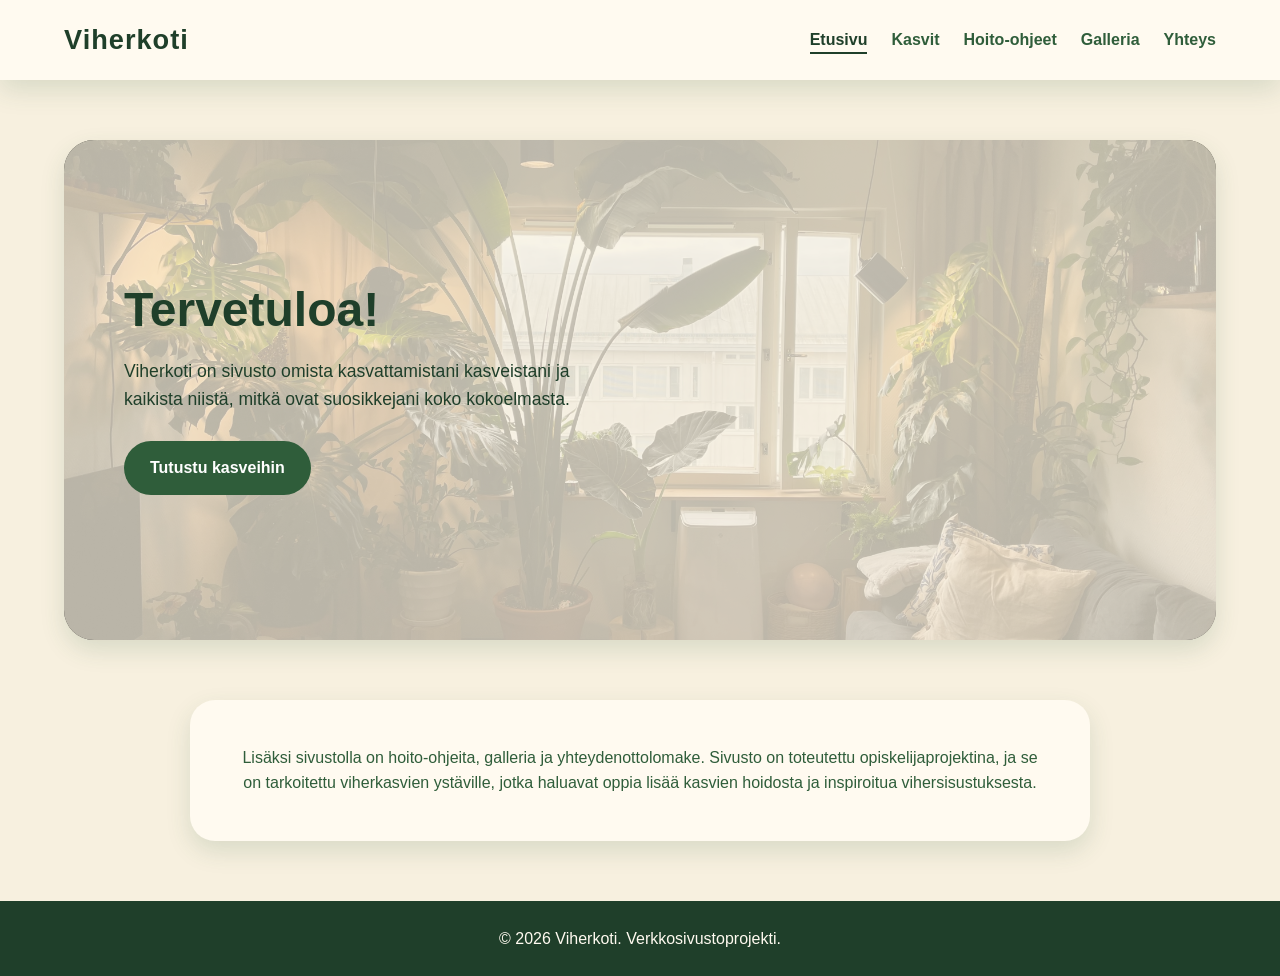
<file: Kasvisivusto/index.html>
<!DOCTYPE html>
<html lang="fi">
<head>
  <meta charset="UTF-8">
  <meta name="viewport" content="width=device-width, initial-scale=1.0">
  <title>Viherkasvien hoito-opas</title>
  <link rel="stylesheet" href="css/style.css">
</head>
<body class="index-page">

  <header class="site-header">
    <nav class="navbar">
  <a href="index.html" class="logo">Viherkoti</a>

  <input type="checkbox" id="menu-toggle" class="menu-checkbox">

  <label for="menu-toggle" class="hamburger">
    <span class="sr-only">Avaa valikko</span>
    <span></span>
    <span></span>
    <span></span>
  </label>

  <ul class="nav-links">
    <li><a href="index.html" class="active">Etusivu</a></li>
    <li><a href="kasvit.html">Kasvit</a></li>
    <li><a href="hoito.html">Hoito-ohjeet</a></li>
    <li><a href="galleria.html">Galleria</a></li>
    <li><a href="yhteys.html">Yhteys</a></li>
  </ul>
</nav>
  </header>

  <main>
    <section class="hero">
      <div class="hero-text">
        <h1>Tervetuloa!</h1>
        <p>
          Viherkoti on sivusto omista kasvattamistani kasveistani ja kaikista niistä, mitkä ovat suosikkejani koko kokoelmasta.
        </p>
        <a href="kasvit.html" class="button">Tutustu kasveihin</a>
      </div>

    </section>

     <div class="intro-section">
  <p>
    Lisäksi sivustolla on hoito-ohjeita, galleria ja yhteydenottolomake. Sivusto on toteutettu opiskelijaprojektina, ja se on tarkoitettu viherkasvien ystäville, jotka haluavat oppia lisää kasvien hoidosta ja inspiroitua vihersisustuksesta.
  </p>
</div>

  </main>

  <footer>
    <p>&copy; 2026 Viherkoti. Verkkosivustoprojekti.</p>
  </footer>

</body>
</html>
</file>
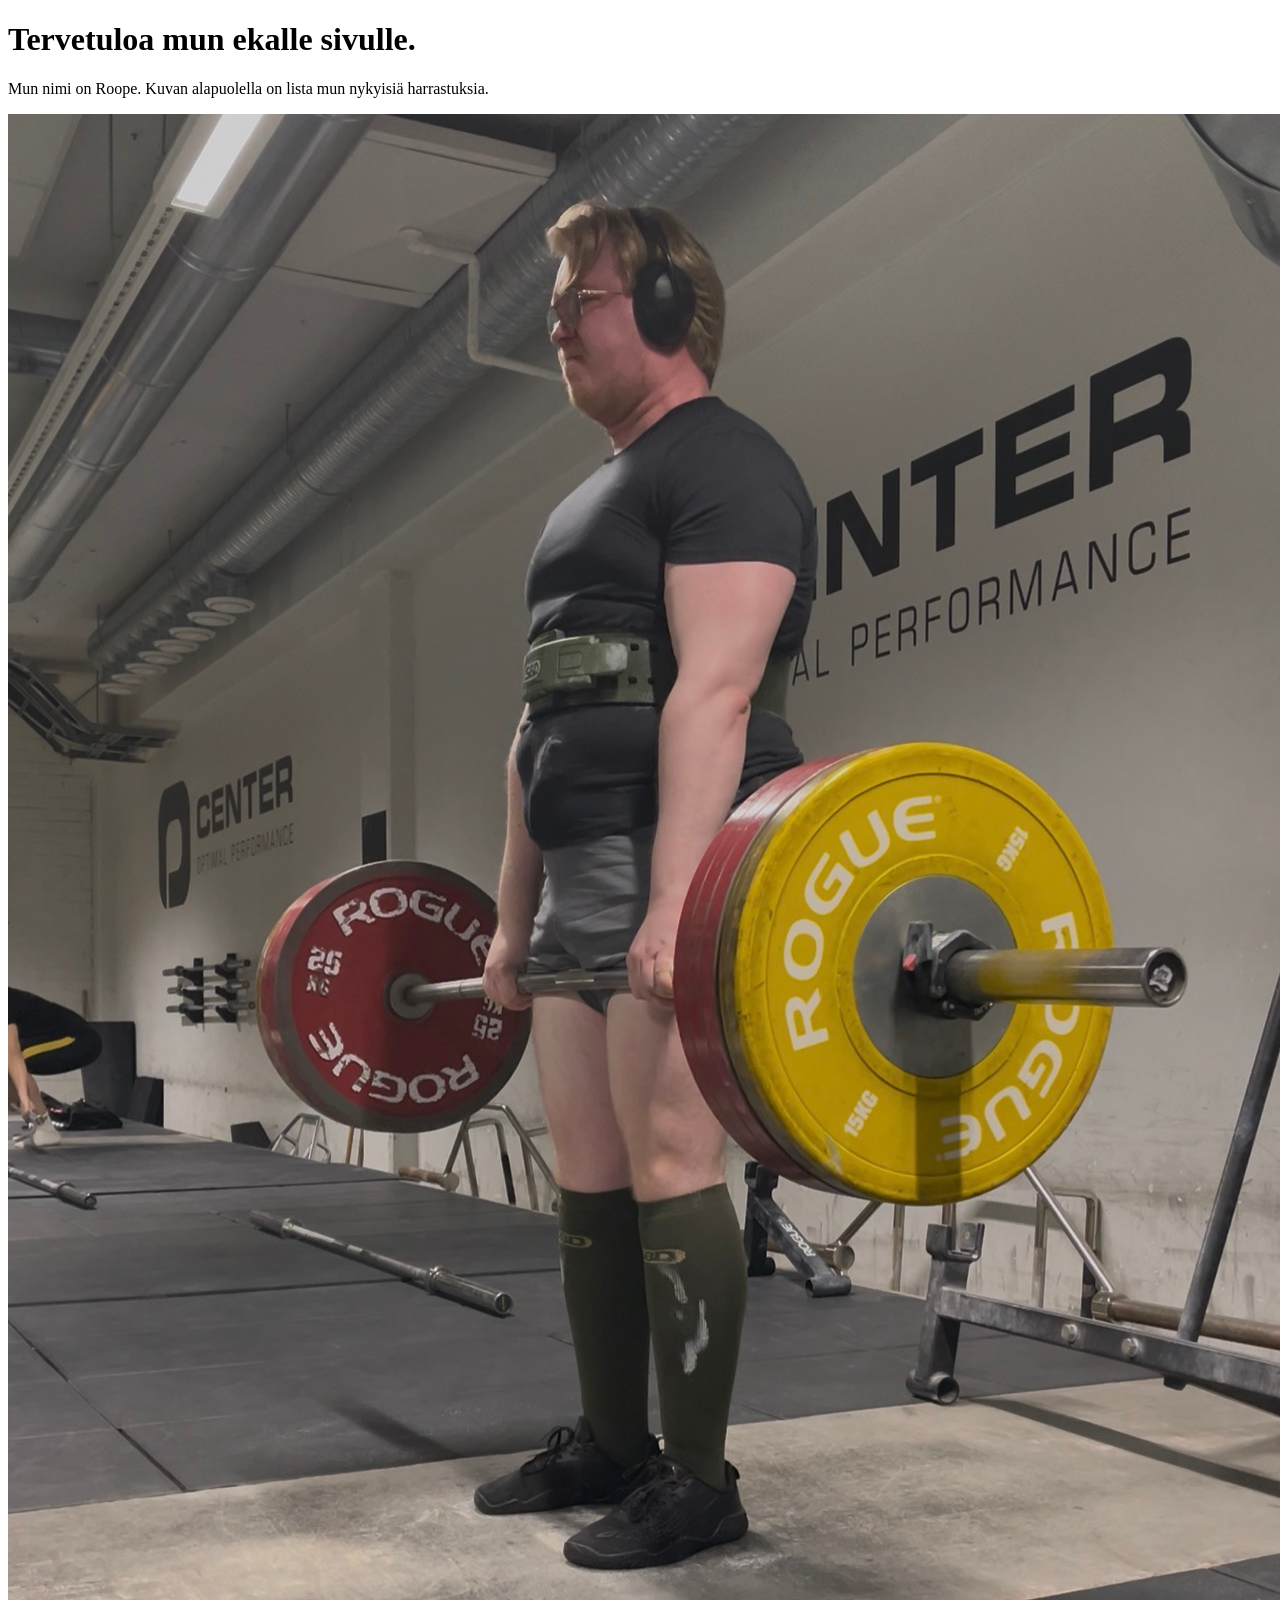
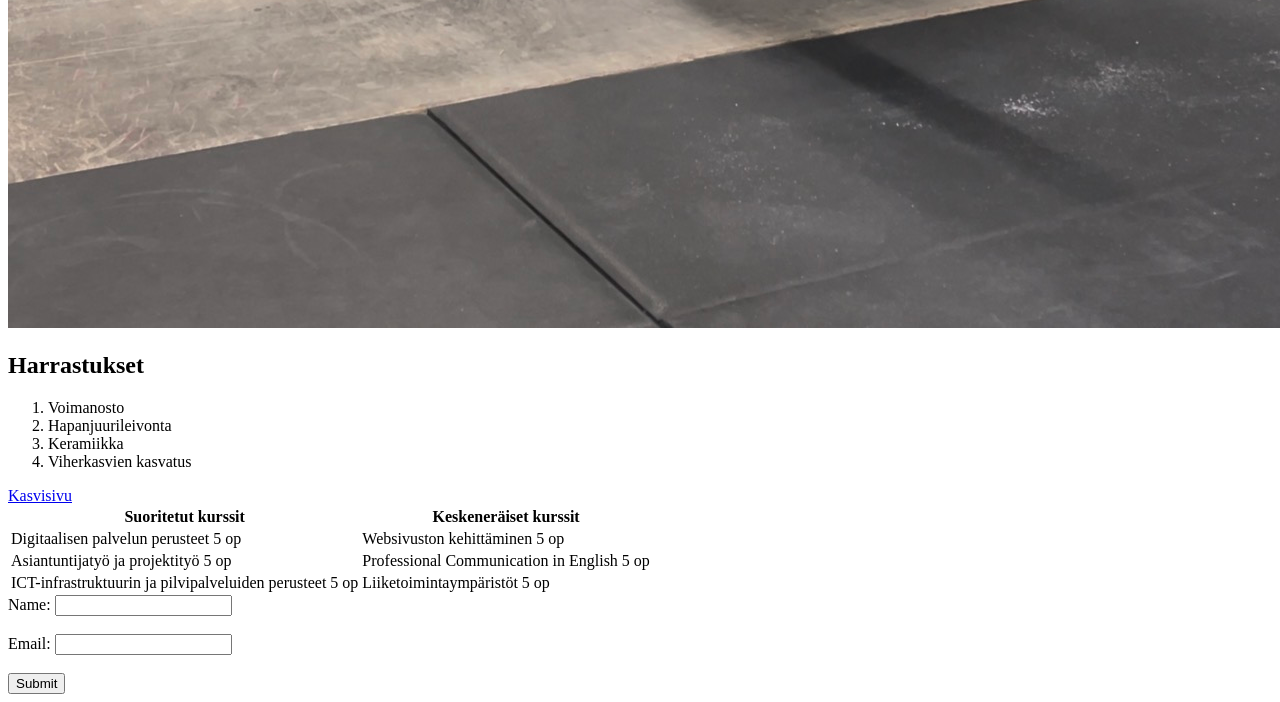
<file: WS01/index.html>
<!DOCTYPE html>
<html>

        <title>Ensimmäinen HTML Sivu</title>
    </head>
    <body>
        <h1>Tervetuloa mun ekalle sivulle.</h1>
        <p>Mun nimi on Roope. Kuvan alapuolella on lista mun nykyisiä harrastuksia.</p>
        <img src="./images/IMG_Mave.jpg" alt="Tässä kuvassa nostan ensimmäistä 	kertaa 200 kiloa maasta. :)">
	<h2>Harrastukset</h2>
    <ol>
        <li>Voimanosto</li>
        <li>Hapanjuurileivonta</li>
        <li>Keramiikka</li>
        <li>Viherkasvien kasvatus</li>
    </ol>
    <a href="https://plnts.com/en">Kasvisivu</a>
	<table>
    <tr>
        <th>Suoritetut kurssit</th>
        <th>Keskeneräiset kurssit</th>
    </tr>
    <tr>
        <td>Digitaalisen palvelun perusteet 5 op</td> 
        <td>Websivuston kehittäminen 5 op</td>
    </tr>
    <tr>
        <td>Asiantuntijatyö ja projektityö 5 op</td>
        <td>Professional Communication in English 5 op</td>
    </tr>
    <tr>
    	<td>ICT-infrastruktuurin ja pilvipalveluiden perusteet 5 op</td>
        <td>Liiketoimintaympäristöt 5 op</td>
    </table>
    <form>
    <label for="name">Name:</label>
    <input type="text" id="name" name="name"><br><br>
    <label for="email">Email:</label>
    <input type="email" id="email" name="email"><br><br>
    <input type="submit" value="Submit">
    </form>
</body></html>
</file>
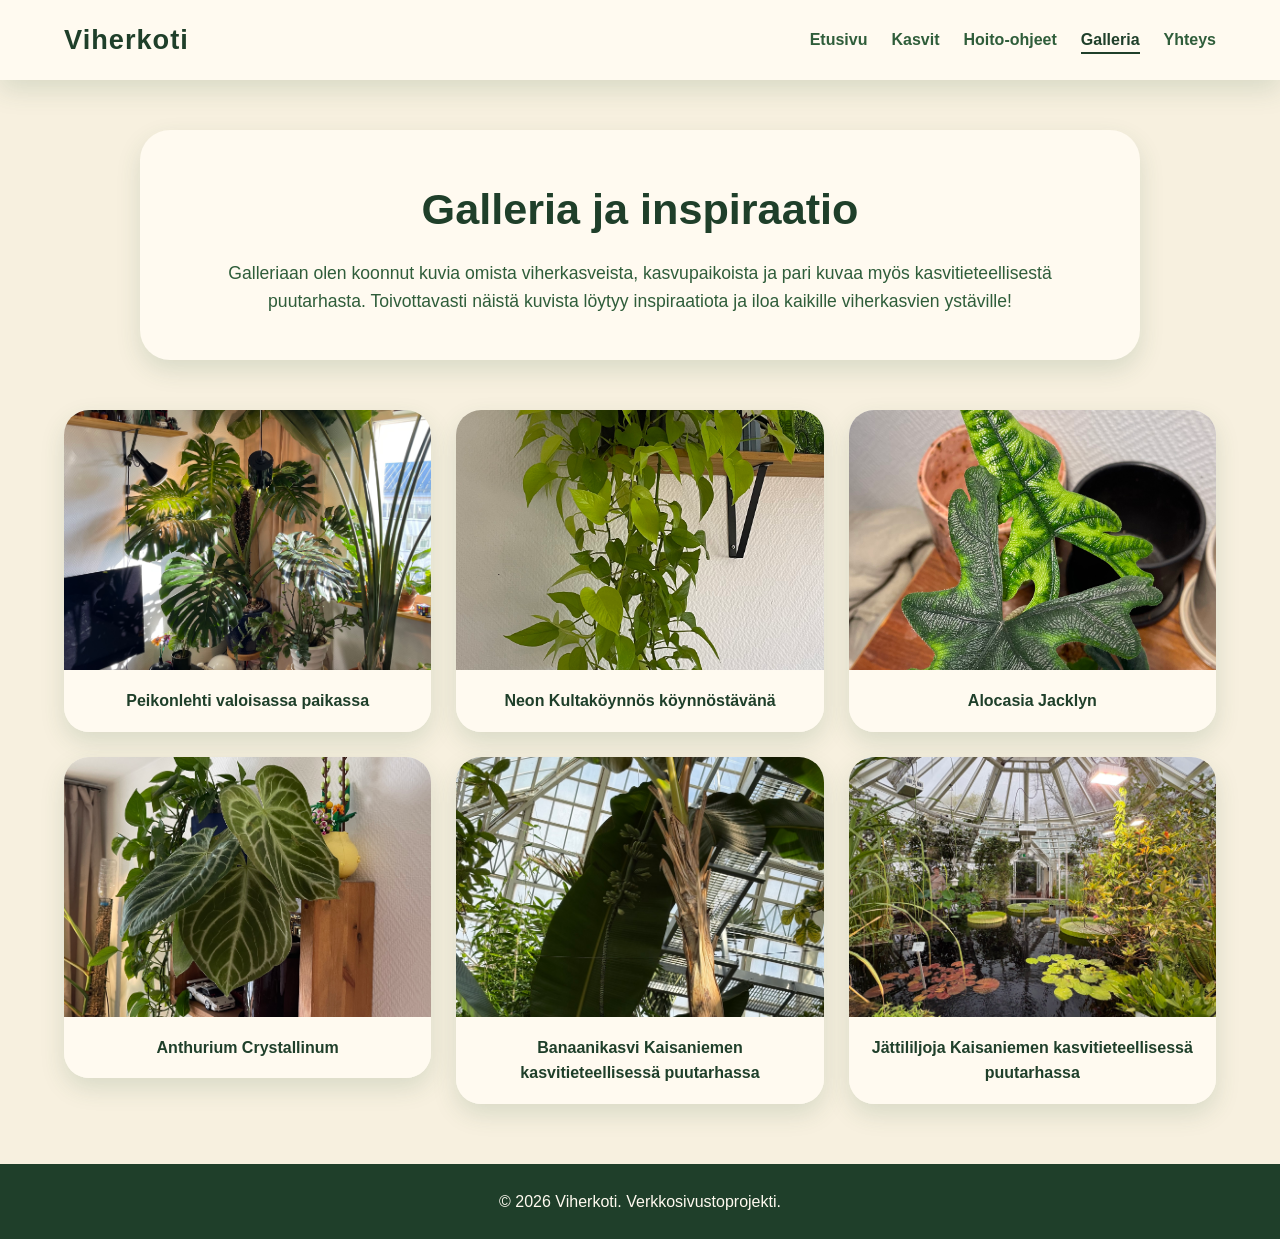
<file: Kasvisivusto/galleria.html>
<!DOCTYPE html>
<html lang="fi">
<head>
  <meta charset="UTF-8">
  <meta name="viewport" content="width=device-width, initial-scale=1.0">
  <title>Galleria | Viherkoti</title>
  <link rel="stylesheet" href="css/style.css">
</head>
<body>

  <header class="site-header">
    <nav class="navbar">
  <a href="index.html" class="logo">Viherkoti</a>

  <input type="checkbox" id="menu-toggle" class="menu-checkbox">

  <label for="menu-toggle" class="hamburger" aria-label="Avaa valikko">
    <span></span>
    <span></span>
    <span></span>
  </label>

  <ul class="nav-links">
    <li><a href="index.html">Etusivu</a></li>
    <li><a href="kasvit.html">Kasvit</a></li>
    <li><a href="hoito.html">Hoito-ohjeet</a></li>
    <li><a href="galleria.html" class="active">Galleria</a></li>
    <li><a href="yhteys.html">Yhteys</a></li>
  </ul>
</nav>
  </header>

  <main>
    <section class="page-hero">
      <h1>Galleria ja inspiraatio</h1>
      <p>
        Galleriaan olen koonnut kuvia omista viherkasveista, kasvupaikoista ja
        pari kuvaa myös kasvitieteellisestä puutarhasta. Toivottavasti näistä kuvista löytyy inspiraatiota ja iloa kaikille viherkasvien ystäville!
      </p>
    </section>

    <section class="gallery-grid">

      <a href="#kuva1" class="gallery-item">
        <figure>
          <img src="images/Olohuone.jpg" alt="Peikonlehti valoisassa olohuoneessa">
          <figcaption>Peikonlehti valoisassa paikassa</figcaption>
        </figure>
      </a>

      <a href="#kuva2" class="gallery-item">
        <figure>
          <img src="images/Neon.jpg" alt="Neon Kultaköynnös köynnöstävänä">
          <figcaption>Neon Kultaköynnös köynnöstävänä</figcaption>
        </figure>
      </a>

      <a href="#kuva3" class="gallery-item">
        <figure>
          <img src="images/Jacklyn.jpg" alt="Alocasia Jacklyn kuva">
          <figcaption>Alocasia Jacklyn</figcaption>
        </figure>
      </a>

      <a href="#kuva4" class="gallery-item">
        <figure>
          <img src="images/Anthurium.jpg" alt="Anthurium Crystallinum kuva">
          <figcaption>Anthurium Crystallinum</figcaption>
        </figure>
      </a>

      <a href="#kuva5" class="gallery-item">
        <figure>
          <img src="images/Banaani.jpg" alt="Banaanikasvi Kaisaniemen kasvitieteellisessä puutarhassa">
          <figcaption>Banaanikasvi Kaisaniemen kasvitieteellisessä puutarhassa</figcaption>
        </figure>
      </a>

      <a href="#kuva6" class="gallery-item">
        <figure>
          <img src="images/Liljat.jpg" alt="Jättililjoja Kaisaniemen kasvitieteellisessä puutarhassa">
          <figcaption>Jättililjoja Kaisaniemen kasvitieteellisessä puutarhassa</figcaption>
        </figure>
      </a>

    </section>

    <section id="kuva1" class="image-modal">
      <a href="#" class="image-modal-background" aria-label="Sulje kuva"></a>

      <div class="image-modal-content">
        <a href="#" class="image-modal-close" aria-label="Sulje kuva">&times;</a>

        <a href="#kuva6" class="gallery-arrow gallery-arrow-left" aria-label="Edellinen kuva">&#10094;</a>
        <a href="#kuva2" class="gallery-arrow gallery-arrow-right" aria-label="Seuraava kuva">&#10095;</a>

        <img src="images/Olohuone.jpg" alt="Peikonlehti valoisassa olohuoneessa">
        <p>Peikonlehti valoisassa paikassa</p>
      </div>
    </section>

    <section id="kuva2" class="image-modal">
      <a href="#" class="image-modal-background" aria-label="Sulje kuva"></a>

      <div class="image-modal-content">
        <a href="#" class="image-modal-close" aria-label="Sulje kuva">&times;</a>

        <a href="#kuva1" class="gallery-arrow gallery-arrow-left" aria-label="Edellinen kuva">&#10094;</a>
        <a href="#kuva3" class="gallery-arrow gallery-arrow-right" aria-label="Seuraava kuva">&#10095;</a>

        <img src="images/Neon.jpg" alt="Neon Kultaköynnös köynnöstävänä">
        <p>Neon Kultaköynnös köynnöstävänä</p>
      </div>
    </section>

    <section id="kuva3" class="image-modal">
      <a href="#" class="image-modal-background" aria-label="Sulje kuva"></a>

      <div class="image-modal-content">
        <a href="#" class="image-modal-close" aria-label="Sulje kuva">&times;</a>

        <a href="#kuva2" class="gallery-arrow gallery-arrow-left" aria-label="Edellinen kuva">&#10094;</a>
        <a href="#kuva4" class="gallery-arrow gallery-arrow-right" aria-label="Seuraava kuva">&#10095;</a>

        <img src="images/Jacklyn.jpg" alt="Alocasia Jacklyn kuva">
        <p>Alocasia Jacklyn</p>
      </div>
    </section>

    <section id="kuva4" class="image-modal">
      <a href="#" class="image-modal-background" aria-label="Sulje kuva"></a>

      <div class="image-modal-content">
        <a href="#" class="image-modal-close" aria-label="Sulje kuva">&times;</a>

        <a href="#kuva3" class="gallery-arrow gallery-arrow-left" aria-label="Edellinen kuva">&#10094;</a>
        <a href="#kuva5" class="gallery-arrow gallery-arrow-right" aria-label="Seuraava kuva">&#10095;</a>

        <img src="images/Anthurium.jpg" alt="Anthurium Crystallinum kuva">
        <p>Anthurium Crystallinum</p>
      </div>
    </section>

    <section id="kuva5" class="image-modal">
      <a href="#" class="image-modal-background" aria-label="Sulje kuva"></a>

      <div class="image-modal-content">
        <a href="#" class="image-modal-close" aria-label="Sulje kuva">&times;</a>

        <a href="#kuva4" class="gallery-arrow gallery-arrow-left" aria-label="Edellinen kuva">&#10094;</a>
        <a href="#kuva6" class="gallery-arrow gallery-arrow-right" aria-label="Seuraava kuva">&#10095;</a>

        <img src="images/Banaani.jpg" alt="Banaanikasvi Kaisaniemen kasvitieteellisessä puutarhassa">
        <p>Banaanikasvi Kaisaniemen kasvitieteellisessä puutarhassa</p>
      </div>
    </section>

    <section id="kuva6" class="image-modal">
      <a href="#" class="image-modal-background" aria-label="Sulje kuva"></a>

      <div class="image-modal-content">
        <a href="#" class="image-modal-close" aria-label="Sulje kuva">&times;</a>

        <a href="#kuva5" class="gallery-arrow gallery-arrow-left" aria-label="Edellinen kuva">&#10094;</a>
        <a href="#kuva1" class="gallery-arrow gallery-arrow-right" aria-label="Seuraava kuva">&#10095;</a>

        <img src="images/Liljat.jpg" alt="Jättililjoja Kaisaniemen kasvitieteellisessä puutarhassa">
        <p>Jättililjoja Kaisaniemen kasvitieteellisessä puutarhassa</p>
      </div>
    </section>

  </main>

  <footer>
    <p>&copy; 2026 Viherkoti. Verkkosivustoprojekti.</p>
  </footer>

</body>
</html>
</file>
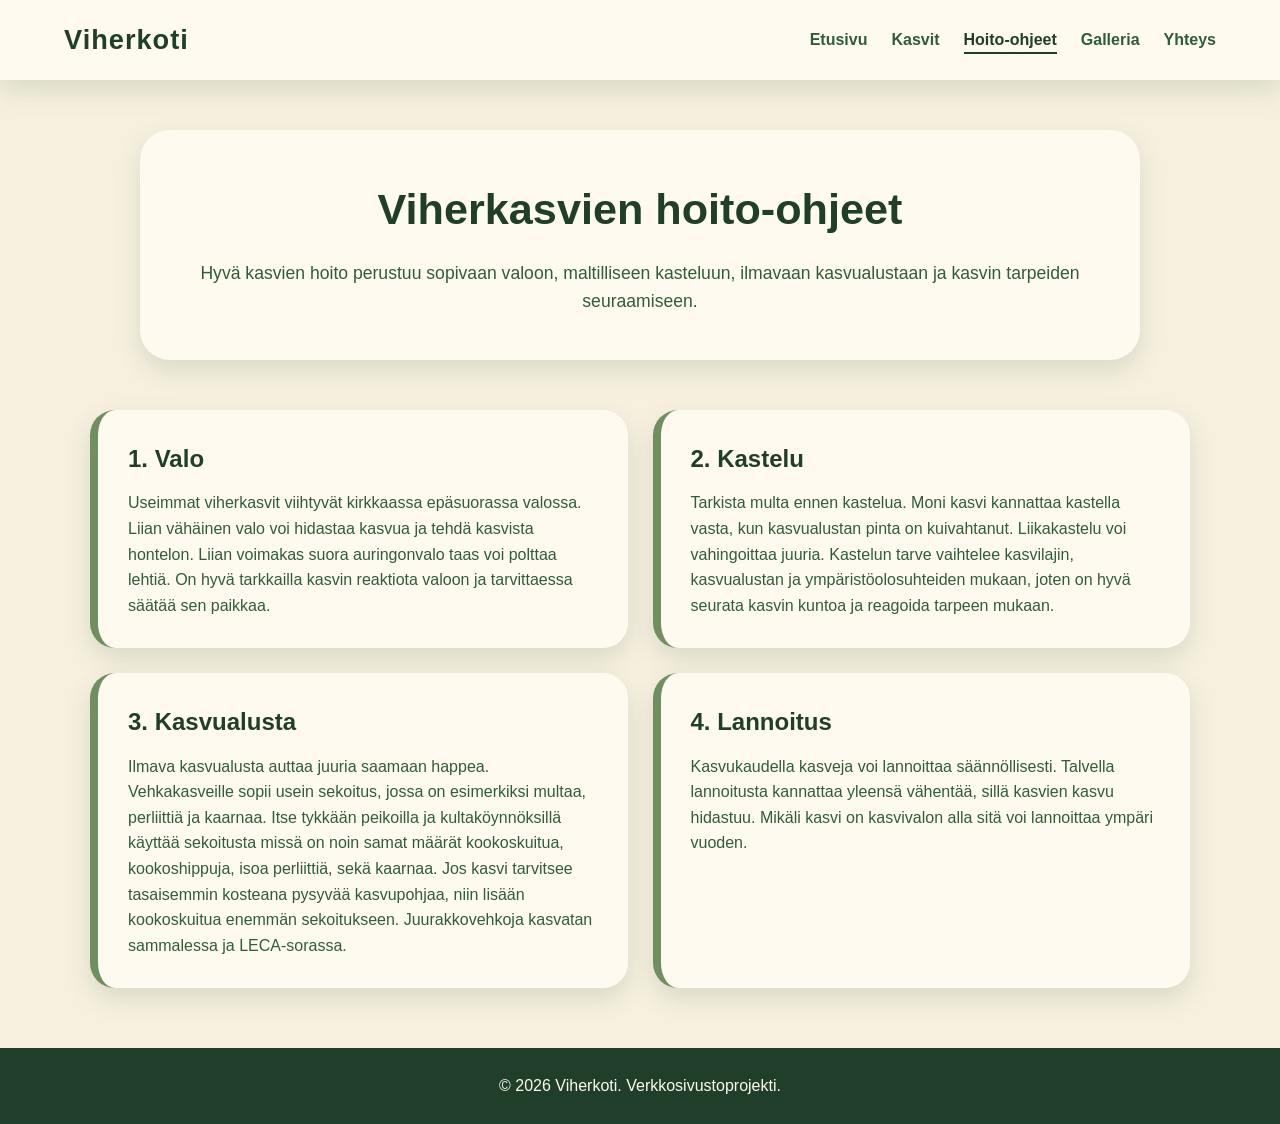
<file: Kasvisivusto/hoito.html>
<!DOCTYPE html>
<html lang="fi">
<head>
  <meta charset="UTF-8">
  <meta name="viewport" content="width=device-width, initial-scale=1.0">
  <title>Hoito-ohjeet | Viherkoti</title>
  <link rel="stylesheet" href="css/style.css">
</head>
<body>

  <header class="site-header">
    <nav class="navbar">
  <a href="index.html" class="logo">Viherkoti</a>

  <input type="checkbox" id="menu-toggle" class="menu-checkbox">

  <label for="menu-toggle" class="hamburger" aria-label="Avaa valikko">
    <span></span>
    <span></span>
    <span></span>
  </label>

  <ul class="nav-links">
    <li><a href="index.html">Etusivu</a></li>
    <li><a href="kasvit.html">Kasvit</a></li>
    <li><a href="hoito.html" class="active">Hoito-ohjeet</a></li>
    <li><a href="galleria.html">Galleria</a></li>
    <li><a href="yhteys.html">Yhteys</a></li>
  </ul>
</nav>
  </header>

  <main>
    <section class="page-hero">
      <h1>Viherkasvien hoito-ohjeet</h1>
      <p>
        Hyvä kasvien hoito perustuu sopivaan valoon, maltilliseen kasteluun,
        ilmavaan kasvualustaan ja kasvin tarpeiden seuraamiseen.
      </p>
    </section>

    <section class="tips-section">
      <article class="tip-box">
        <h2>1. Valo</h2>
        <p>
          Useimmat viherkasvit viihtyvät kirkkaassa epäsuorassa valossa.
          Liian vähäinen valo voi hidastaa kasvua ja tehdä kasvista hontelon. Liian voimakas suora auringonvalo taas voi polttaa lehtiä. On hyvä tarkkailla kasvin reaktiota valoon ja tarvittaessa säätää sen paikkaa.
        </p>
      </article>

      <article class="tip-box">
        <h2>2. Kastelu</h2>
        <p>
          Tarkista multa ennen kastelua. Moni kasvi kannattaa kastella vasta,
          kun kasvualustan pinta on kuivahtanut. Liikakastelu voi vahingoittaa juuria. Kastelun tarve vaihtelee kasvilajin, kasvualustan ja ympäristöolosuhteiden mukaan, joten on hyvä seurata kasvin kuntoa ja reagoida tarpeen mukaan.
        </p>
      </article>

      <article class="tip-box">
        <h2>3. Kasvualusta</h2>
        <p>
          Ilmava kasvualusta auttaa juuria saamaan happea. Vehkakasveille sopii
          usein sekoitus, jossa on esimerkiksi multaa, perliittiä ja kaarnaa. Itse tykkään peikoilla ja kultaköynnöksillä käyttää sekoitusta missä on noin samat määrät kookoskuitua, kookoshippuja, isoa perliittiä, sekä kaarnaa. Jos kasvi tarvitsee tasaisemmin kosteana pysyvää kasvupohjaa, niin lisään kookoskuitua enemmän sekoitukseen. Juurakkovehkoja kasvatan sammalessa ja LECA-sorassa.
        </p>
      </article>

      <article class="tip-box">
        <h2>4. Lannoitus</h2>
        <p>
          Kasvukaudella kasveja voi lannoittaa säännöllisesti. Talvella lannoitusta
          kannattaa yleensä vähentää, sillä kasvien kasvu hidastuu. Mikäli kasvi on kasvivalon alla sitä voi lannoittaa ympäri vuoden.
        </p>
      </article>
    </section>

  </main>

  <footer>
    <p>&copy; 2026 Viherkoti. Verkkosivustoprojekti.</p>
  </footer>

</body>
</html>
</file>
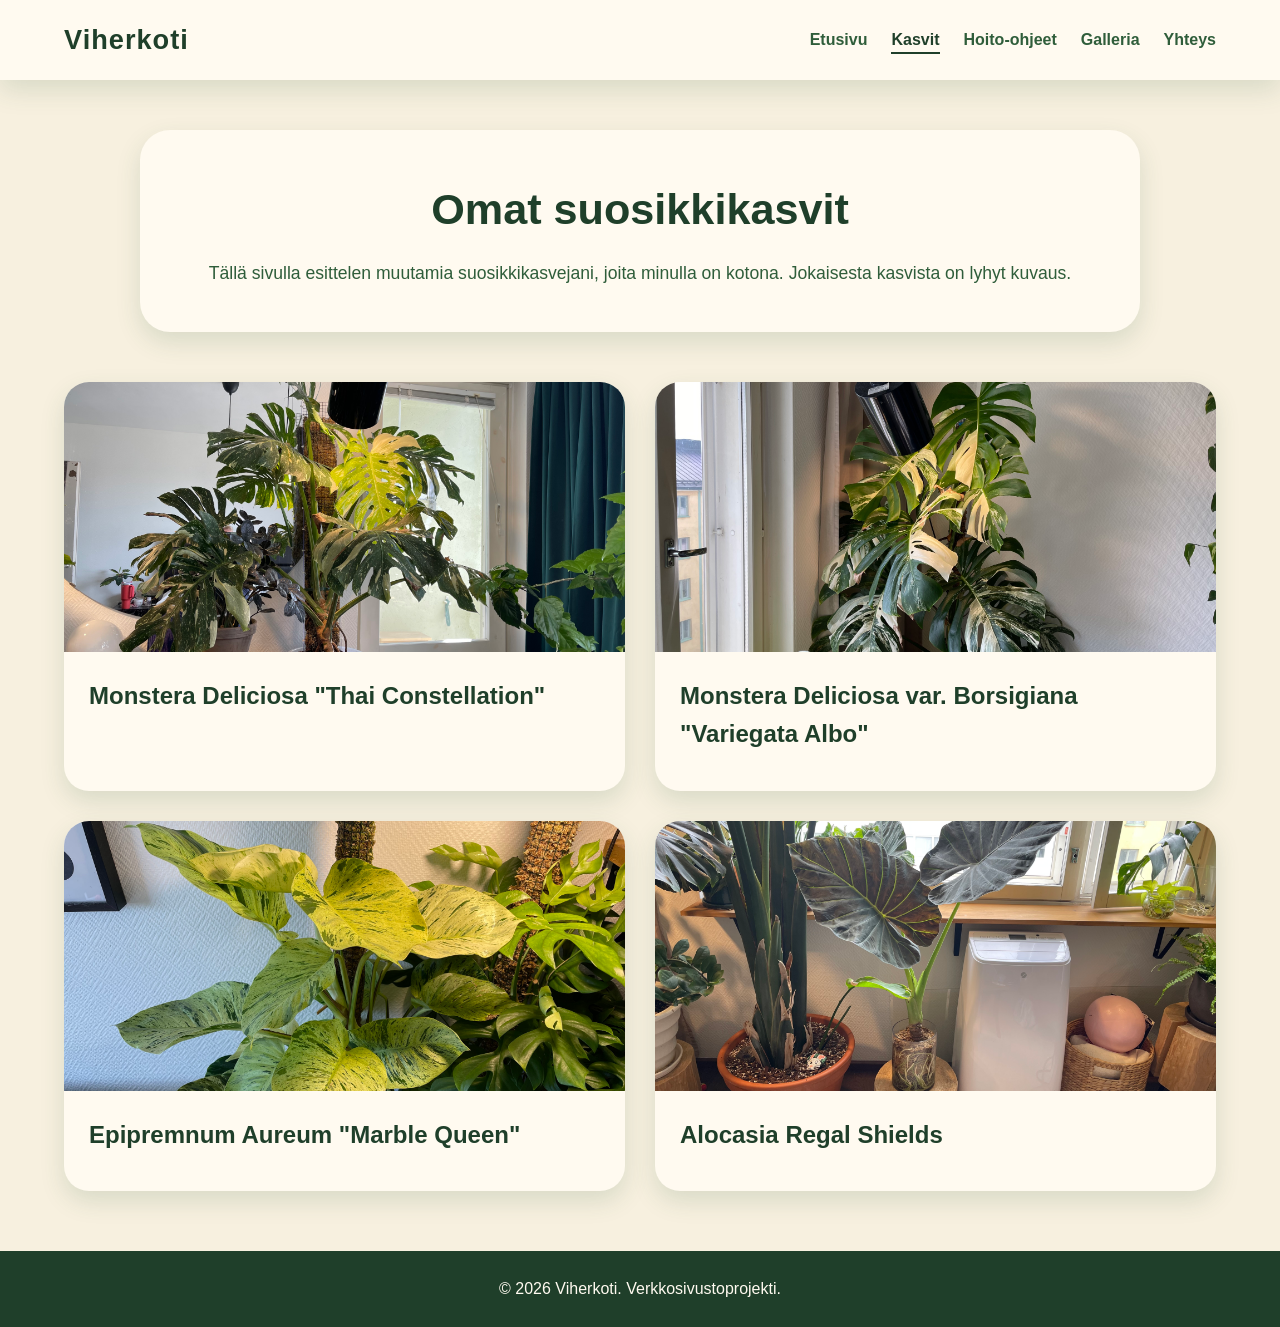
<file: Kasvisivusto/kasvit.html>
<!DOCTYPE html>
<html lang="fi">
<head>
  <meta charset="UTF-8">
  <meta name="viewport" content="width=device-width, initial-scale=1.0">
  <title>Kasvit | Viherkoti</title>
  <link rel="stylesheet" href="css/style.css">
</head>
<body>

  <header class="site-header">
    <nav class="navbar">
  <a href="index.html" class="logo">Viherkoti</a>

  <input type="checkbox" id="menu-toggle" class="menu-checkbox">

  <label for="menu-toggle" class="hamburger">
    <span class="sr-only">Avaa valikko</span>
    <span></span>
    <span></span>
    <span></span>
  </label>
  
  <ul class="nav-links">
    <li><a href="index.html">Etusivu</a></li>
    <li><a href="kasvit.html" class="active">Kasvit</a></li>
    <li><a href="hoito.html">Hoito-ohjeet</a></li>
    <li><a href="galleria.html">Galleria</a></li>
    <li><a href="yhteys.html">Yhteys</a></li>
  </ul>
</nav>
  </header>

  <main>
    <section class="page-hero">
      <h1>Omat suosikkikasvit</h1>
      <p>
        Tällä sivulla esittelen muutamia suosikkikasvejani, joita minulla on kotona.
        Jokaisesta kasvista on lyhyt kuvaus.
      </p>
    </section>

    <section class="plant-grid">

      <a href="#thai-modal" class="plant-card plant-card-link">
        <img src="images/Thaikku.jpg" alt="Monstera Thai Constellation kuva">
        <div class="plant-content">
          <h2>Monstera Deliciosa "Thai Constellation"</h2>
        </div>
      </a>

      <a href="#variegata-modal" class="plant-card plant-card-link">
        <img src="images/Variegata1.jpg" alt="Monstera Variegata kuva">
        <div class="plant-content">
          <h2>Monstera Deliciosa var. Borsigiana "Variegata Albo"</h2>
        </div>
      </a>

      <a href="#marble-modal" class="plant-card plant-card-link">
        <img src="images/Marble.jpg" alt="Marble Queen kuva">
        <div class="plant-content">
          <h2>Epipremnum Aureum "Marble Queen"</h2>
        </div>
      </a>

      <a href="#alocasia-modal" class="plant-card plant-card-link">
        <img src="images/Alocasia.jpg" alt="Alocasia Regal Shields kuva">
        <div class="plant-content">
          <h2>Alocasia Regal Shields</h2>
        </div>
      </a>

    </section>

    <section id="thai-modal" class="modal-overlay">
      <a href="#" class="modal-background" aria-label="Sulje ponnahdusikkuna"></a>

      <div class="modal-box">
        <a href="#" class="modal-close" aria-label="Sulje ponnahdusikkuna">&times;</a>

        <img src="images/Thaikku_Lehti.jpg" alt="Monstera Thai Constellation kuva">

        <h2>Monstera Deliciosa "Thai Constellation"</h2>

        <p>
          Monstera Thai Constellation on erittäin näyttävä kirjavalehtinen peikonlehti. Kirjavalehtisyys viittaa kasvin värivirheeseen eli geneettiseen mutaatioon.
        </p>

        <p>
          <strong>Missä:</strong> Lajike kehitettiin alun perin laboratorio-olosuhteissa, joissa viljelijät ja tutkijat jalostivat tätä geneettistä mutaatiota.
        </p>

        <p>
          <strong>Milloin:</strong> Tarkka ajankohta sijoittuu yleisesti 1990-luvun loppupuolelle ja 2000-luvun alkuun. Lajiketta kehitettiin myöhemmin edelleen, ja se otettiin käyttöön laajamittaiseen kudosviljelyyn 2000-luvun puolivälissä.
        </p>
      </div>
    </section>

    <section id="variegata-modal" class="modal-overlay">
      <a href="#" class="modal-background" aria-label="Sulje ponnahdusikkuna"></a>

      <div class="modal-box">
        <a href="#" class="modal-close" aria-label="Sulje ponnahdusikkuna">&times;</a>

        <img src="images/Variegata_Lehti.jpg" alt="Monstera Variegata kuva">

        <h2>Monstera Deliciosa var. Borsigiana "Variegata Albo"</h2>

        <p>
          Monstera Deliciosa var. Borsigiana "Variegata Albo" on suosittu kirjavalehtinen peikonlehti, jonka
          lehdet voivat olla vihreän, valkoisen ja vaaleanvihreän sävyisiä. Var Borsigiana viittaa kyseisen peikonlehtilajikkeen pienempään kokoon verrattuna tavalliseen Monstera Deliciosaan. Pienempi koko meinaa, että Borsigiana kasvaa nopeammin tukea pitkin pidemmillä lehtiväleillä. Borsigiana ei kumminkaan ole virallisesti tunnistettu Monstera Deliciosan alamuoto vaan sen olemassaolo on vielä väittelyn alaisena.
        </p>

        <p>
          <strong>Alkuperä:</strong> Variegata Albo on alun perin luonnosta löytynyt värivirhe, joka on sittemmin jalostettu pistokkaista ja hedelmien siemenistä. Kyseistä kasvia ei ole jalostettu laboratorio-olosuhteissa tai kudosviljelyssä.
        </p>

        <p>
          <strong>Lisätieto:</strong> Valkoiset lehden osat eivät yhteytä samalla
          tavalla kuin vihreät osat. Siksi kasvi hyötyy valoisasta paikasta, mutta
          suoraa paahdetta kannattaa välttää.
        </p>
      </div>
    </section>

    <section id="marble-modal" class="modal-overlay">
      <a href="#" class="modal-background" aria-label="Sulje ponnahdusikkuna"></a>

      <div class="modal-box">
        <a href="#" class="modal-close" aria-label="Sulje ponnahdusikkuna">&times;</a>

        <img src="images/Marble_Lehti.jpg" alt="Marble Queen kuva">

        <h2>Epipremnum Aureum "Marble Queen"</h2>

        <p>
          Marble Queen on kultaköynnöksen koristeellinen lajike, jonka lehdet ovat
          vihreän ja kermanvaalean kirjavat. 
        </p>

        <p>
          <strong>Alkuperä:</strong> Epipremnum aureum on trooppinen köynnöskasvi,
          jota esiintyy luonnossa lämpimillä ja kosteilla alueilla. Marble Queen on
          siitä jalostettu koristeellinen lajike. Marble Queen on noin 1900-luvun puolivälin jälkeen kehitetty lajike, joka on peräisin Epipremnum aureumin luonnollisista mutaatioista. Se on alun perin löydetty luonnosta, ja siitä on jalostettu koristeellinen lajike. Yleisesti kultaköynnökset ovat kotioloissa amppelikasveina, mutta ne kasvavat valtaviksi, jos niille antaa samanlaista tukea kuin peikonlehdille. 
        </p>

        <p>
          <strong>Lisätieto:</strong> Marble Queen tarvitsee melko valoisan paikan,
          jotta sen vaalea kuviointi säilyy selkeänä. Liian vähäinen valo voi tehdä
          lehdistä vihreämpiä. 
        </p>
      </div>
    </section>

    <section id="alocasia-modal" class="modal-overlay">
      <a href="#" class="modal-background" aria-label="Sulje ponnahdusikkuna"></a>

      <div class="modal-box">
        <a href="#" class="modal-close" aria-label="Sulje ponnahdusikkuna">&times;</a>

        <img src="images/Alocasia_Lehti.jpg" alt="Alocasia Regal Shields kuva">

        <h2>Alocasia Regal Shields</h2>

        <p>
          Alocasia Regal Shields on näyttävä ja suureksi kasvava juurakkovehka, joka on kahden eri kasvin risteytys. 
        </p>

        <p>
          <strong>Alkuperä:</strong> Alocasia Regal Shields on alun perin kehitetty laboratorio-olosuhteissa, jossa tutkijat ja viljelijät jalostivat tätä lajiketta risteyttämällä kahta eri Alocasia-lajia, Alocasia Odora, sekä Alocasia Reginula "Black Velvet". Lajike otettiin käyttöön laajamittaiseen kudosviljelyyn 2000-luvun puolivälissä.
        </p>

        <p>
          <strong>Lisätieto:</strong> Juurakkovehka nimi viittaa kasvin paksuun juurakkoon, joka toimii kasvin varastointielimenä. Juurakkovehkat saattavat joskus kuolettaa kaikki lehtensä talveksi ja sitten kevään tullen aloittaa uudelleen kasvun. Juurakkovehkat kasvavat luonnossa kosteissa ympäristöissä, joten ne viihtyvät parhaiten tasaisessa kosteudessa.
        </p>
      </div>
    </section>

  </main>

  <footer>
    <p>&copy; 2026 Viherkoti. Verkkosivustoprojekti.</p>
  </footer>

</body>
</html>
</file>
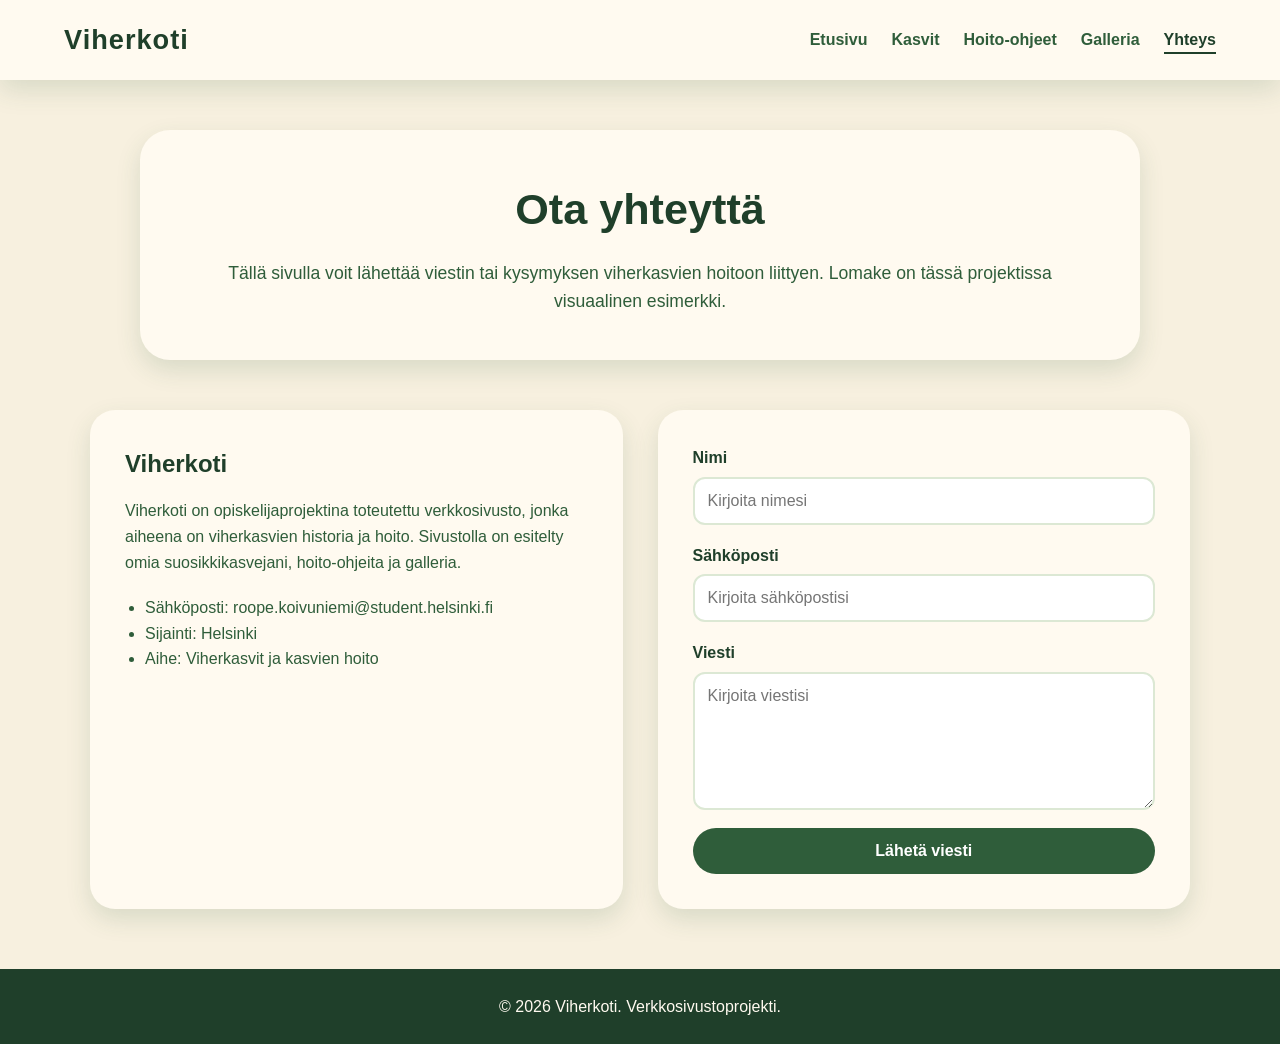
<file: Kasvisivusto/yhteys.html>
<!DOCTYPE html>
<html lang="fi">
<head>
  <meta charset="UTF-8">
  <meta name="viewport" content="width=device-width, initial-scale=1.0">
  <title>Yhteys | Viherkoti</title>
  <link rel="stylesheet" href="css/style.css">
</head>
<body>

  <header class="site-header">
    <nav class="navbar">
  <a href="index.html" class="logo">Viherkoti</a>

  <input type="checkbox" id="menu-toggle" class="menu-checkbox">

  <label for="menu-toggle" class="hamburger" aria-label="Avaa valikko">
    <span></span>
    <span></span>
    <span></span>
  </label>

  <ul class="nav-links">
    <li><a href="index.html">Etusivu</a></li>
    <li><a href="kasvit.html">Kasvit</a></li>
    <li><a href="hoito.html">Hoito-ohjeet</a></li>
    <li><a href="galleria.html">Galleria</a></li>
    <li><a href="yhteys.html" class="active">Yhteys</a></li>
  </ul>
</nav>
  </header>

  <main>
    <section class="page-hero">
      <h1>Ota yhteyttä</h1>
      <p>
        Tällä sivulla voit lähettää viestin tai kysymyksen viherkasvien
        hoitoon liittyen. Lomake on tässä projektissa visuaalinen esimerkki.
      </p>
    </section>

    <section class="contact-section">
      <div class="contact-info">
        <h2>Viherkoti</h2>
        <p>
          Viherkoti on opiskelijaprojektina toteutettu verkkosivusto, jonka aiheena
          on viherkasvien historia ja hoito. Sivustolla on esitelty omia suosikkikasvejani, hoito-ohjeita ja galleria.
        </p>

        <ul>
          <li>Sähköposti: roope.koivuniemi@student.helsinki.fi</li>
          <li>Sijainti: Helsinki</li>
          <li>Aihe: Viherkasvit ja kasvien hoito</li>
        </ul>
      </div>

      <form class="contact-form">
        <label for="name">Nimi</label>
        <input type="text" id="name" name="name" placeholder="Kirjoita nimesi">

        <label for="email">Sähköposti</label>
        <input type="email" id="email" name="email" placeholder="Kirjoita sähköpostisi">

        <label for="message">Viesti</label>
        <textarea id="message" name="message" rows="6" placeholder="Kirjoita viestisi"></textarea>

        <button type="submit">Lähetä viesti</button>
      </form>
    </section>
  </main>

  <footer>
    <p>&copy; 2026 Viherkoti. Verkkosivustoprojekti.</p>
  </footer>

</body>
</html>
</file>
<file: Kasvisivusto/css/style.css>
:root {
  --cream: #f7f0df;
  --light-cream: #fffaf0;
  --green: #2f5d3a;
  --dark-green: #1f3f2a;
  --soft-green: #dce8d4;
  --accent-green: #6f8f5f;
  --white: #ffffff;
  --shadow: 0 10px 25px rgba(47, 93, 58, 0.15);
}

* {
  box-sizing: border-box;
  margin: 0;
  padding: 0;
}

body {
  background-color: var(--cream);
  color: var(--green);
  font-family: Arial, Helvetica, sans-serif;
  line-height: 1.6;
}

img {
  max-width: 100%;
  height: auto;
  display: block;
}

.sr-only {
  position: absolute;
  width: 1px;
  height: 1px;
  padding: 0;
  margin: -1px;
  overflow: hidden;
  clip: rect(0, 0, 0, 0);
  white-space: nowrap;
  border-width: 0;
}

.site-header {
  background-color: var(--light-cream);
  box-shadow: var(--shadow);
  position: sticky;
  top: 0;
  z-index: 10;
}

.navbar {
  width: 90%;
  max-width: 1200px;
  margin: 0 auto;
  padding: 18px 0;
  display: flex;
  justify-content: space-between;
  align-items: center;
}

.logo {
  color: var(--dark-green);
  font-size: 1.7rem;
  font-weight: bold;
  text-decoration: none;
  letter-spacing: 1px;
}

.nav-links {
  list-style: none;
  display: flex;
  gap: 24px;
}

.nav-links a {
  color: var(--green);
  text-decoration: none;
  font-weight: bold;
  transition: color 0.3s ease, border-bottom 0.3s ease;
  padding-bottom: 4px;
}

.nav-links a:hover,
.nav-links .active {
  color: var(--dark-green);
  border-bottom: 2px solid var(--dark-green);
}

.menu-checkbox {
  display: none;
}

.hamburger {
  display: none;
  flex-direction: column;
  gap: 6px;
  cursor: pointer;
}

.hamburger span {
  width: 32px;
  height: 3px;
  background-color: var(--dark-green);
  border-radius: 5px;
  transition: transform 0.3s ease, opacity 0.3s ease;
}

.hero {
  width: 90%;
  max-width: 1200px;
  margin: 60px auto;
  min-height: 500px;
  padding: 60px;
  display: grid;
  grid-template-columns: 1fr 1fr;
  gap: 50px;
  align-items: center;

  background-image: url("../images/Olohuonen1.jpg");
  background-size: cover;
  background-position: center;
  background-repeat: no-repeat;

  border-radius: 30px;
  box-shadow: var(--shadow);
  position: relative;
  overflow: hidden;
}

.hero::before {
  content: "";
  position: absolute;
  inset: 0;
  background-color: rgba(247, 240, 223, 0.75);
  transition: background-color 0.4s ease;
  z-index: 1;
}

.hero:hover::before {
  background-color: rgba(247, 240, 223, 0);
}

.hero-text {
  position: relative;
  z-index: 2;
  color: var(--dark-green);
}

.hero-text .small-heading,
.hero-text h1,
.hero-text p {
  transition: opacity 0.4s ease, transform 0.4s ease;
}

.hero:hover .hero-text .small-heading,
.hero:hover .hero-text h1,
.hero:hover .hero-text p {
  opacity: 0;
  transform: translateY(15px);
}

.hero-text .button {
  position: relative;
  z-index: 3;
}

.small-heading {
  text-transform: uppercase;
  letter-spacing: 2px;
  color: var(--accent-green);
  font-weight: bold;
  margin-bottom: 12px;
}

.hero h1 {
  color: var(--dark-green);
  font-size: 3rem;
  line-height: 1.1;
  margin-bottom: 20px;
}

.hero p {
  color: var(--dark-green);
  font-size: 1.1rem;
  margin-bottom: 28px;
}

.hero-image img {
  border-radius: 30px;
  box-shadow: var(--shadow);
  border: 8px solid var(--light-cream);
}

.button {
  display: inline-block;
  background-color: var(--green);
  color: var(--white);
  padding: 14px 26px;
  border-radius: 30px;
  text-decoration: none;
  font-weight: bold;
  transition: background-color 0.3s ease, transform 0.3s ease;
}

.button:hover {
  background-color: var(--dark-green);
  transform: translateY(-3px);
}

.intro-section {
  width: 90%;
  max-width: 900px;
  margin: 40px auto;
  text-align: center;
  background-color: var(--light-cream);
  padding: 45px;
  border-radius: 25px;
  box-shadow: var(--shadow);
}

.intro-section h2 {
  color: var(--dark-green);
  font-size: 2rem;
  margin-bottom: 16px;
}

.card-container {
  width: 90%;
  max-width: 1200px;
  margin: 50px auto;
  display: grid;
  grid-template-columns: repeat(3, 1fr);
  gap: 25px;
}

.card {
  background-color: var(--light-cream);
  padding: 30px;
  border-radius: 25px;
  box-shadow: var(--shadow);
  transition: transform 0.3s ease, background-color 0.3s ease;
}

.card:hover {
  transform: translateY(-8px);
}

.card h3 {
  color: var(--dark-green);
  margin-bottom: 12px;
  font-size: 1.4rem;
}

.nav-card {
  text-decoration: none;
  color: var(--green);
  cursor: pointer;
}

.nav-card h3 {
  color: var(--dark-green);
}

.nav-card:hover {
  transform: translateY(-8px);
  background-color: var(--soft-green);
}

.page-hero {
  width: 90%;
  max-width: 1000px;
  margin: 50px auto 35px;
  text-align: center;
  padding: 45px;
  background-color: var(--light-cream);
  border-radius: 30px;
  box-shadow: var(--shadow);
}

.page-hero h1 {
  color: var(--dark-green);
  font-size: 2.7rem;
  margin-bottom: 15px;
}

.page-hero p {
  font-size: 1.1rem;
}

.plant-grid {
  width: 90%;
  max-width: 1200px;
  margin: 50px auto;
  display: grid;
  grid-template-columns: repeat(2, 1fr);
  gap: 30px;
}

.plant-card {
  background-color: var(--light-cream);
  border-radius: 25px;
  overflow: hidden;
  box-shadow: var(--shadow);
  transition: transform 0.3s ease;
}

.plant-card:hover {
  transform: scale(1.02);
}

.plant-card img {
  width: 100%;
  height: 270px;
  object-fit: cover;
}

.plant-content {
  padding: 25px;
}

.plant-content h2 {
  color: var(--dark-green);
  margin-bottom: 12px;
}

.plant-card-link {
  text-decoration: none;
  color: var(--green);
  cursor: pointer;
}

.plant-card-link h2 {
  color: var(--dark-green);
}

.plant-card-link:hover {
  transform: scale(1.02);
}

.modal-overlay {
  position: fixed;
  top: 0;
  left: 0;
  width: 100%;
  height: 100%;
  display: none;
  justify-content: center;
  align-items: center;
  padding: 25px;
  z-index: 100;
}

.modal-overlay:target {
  display: flex;
}

.modal-background {
  position: absolute;
  width: 100%;
  height: 100%;
  background-color: rgba(31, 63, 42, 0.65);
  top: 0;
  left: 0;
}

.modal-box {
  position: relative;
  background-color: var(--light-cream);
  color: var(--green);
  max-width: 650px;
  width: 100%;
  max-height: 90vh;
  overflow-y: auto;
  padding: 30px;
  border-radius: 25px;
  box-shadow: 0 20px 45px rgba(31, 63, 42, 0.35);
  z-index: 101;
}

.modal-box img {
  width: 100%;
  height: 300px;
  object-fit: cover;
  border-radius: 18px;
  margin-bottom: 22px;
}

.modal-box h2 {
  color: var(--dark-green);
  margin-bottom: 15px;
}

.modal-box p {
  margin-bottom: 14px;
}

.modal-close {
  position: absolute;
  top: 14px;
  right: 18px;
  background-color: var(--green);
  color: var(--white);
  text-decoration: none;
  width: 38px;
  height: 38px;
  border-radius: 50%;
  font-size: 1.7rem;
  line-height: 34px;
  text-align: center;
  cursor: pointer;
  transition: background-color 0.3s ease, transform 0.3s ease;
}

.modal-close:hover {
  background-color: var(--dark-green);
  transform: scale(1.08);
}

.tips-section {
  width: 90%;
  max-width: 1100px;
  margin: 50px auto;
  display: grid;
  grid-template-columns: repeat(2, 1fr);
  gap: 25px;
}

.tip-box {
  background-color: var(--light-cream);
  padding: 30px;
  border-radius: 25px;
  box-shadow: var(--shadow);
  border-left: 8px solid var(--accent-green);
}

.tip-box h2 {
  color: var(--dark-green);
  margin-bottom: 12px;
}

.care-table-section {
  width: 90%;
  max-width: 1000px;
  margin: 50px auto;
  background-color: var(--light-cream);
  padding: 35px;
  border-radius: 25px;
  box-shadow: var(--shadow);
  overflow-x: auto;
}

.care-table-section h2 {
  color: var(--dark-green);
  margin-bottom: 20px;
}

table {
  width: 100%;
  border-collapse: collapse;
}

th,
td {
  padding: 15px;
  text-align: left;
  border-bottom: 1px solid var(--soft-green);
}

th {
  background-color: var(--soft-green);
  color: var(--dark-green);
}

.gallery-grid {
  width: 90%;
  max-width: 1200px;
  margin: 50px auto;
  display: grid;
  grid-template-columns: repeat(3, 1fr);
  gap: 25px;
}

.gallery-item {
  text-decoration: none;
  color: var(--green);
}

.gallery-item figure {
  background-color: var(--light-cream);
  border-radius: 25px;
  overflow: hidden;
  box-shadow: var(--shadow);
  transition: transform 0.3s ease, box-shadow 0.3s ease;
}

.gallery-item figure:hover {
  transform: translateY(-8px) scale(1.02);
  box-shadow: 0 15px 35px rgba(47, 93, 58, 0.25);
}

.gallery-item img {
  width: 100%;
  height: 260px;
  object-fit: cover;
  transition: transform 0.4s ease;
}

.gallery-item figure:hover img {
  transform: scale(1.08);
}

.gallery-item figcaption {
  padding: 18px;
  text-align: center;
  font-weight: bold;
  color: var(--dark-green);
  background-color: var(--light-cream);
}

.image-modal {
  position: fixed;
  top: 0;
  left: 0;
  width: 100%;
  height: 100%;
  display: none;
  justify-content: center;
  align-items: center;
  padding: 25px;
  z-index: 200;
}

.image-modal:target {
  display: flex;
}

.image-modal-background {
  position: absolute;
  width: 100%;
  height: 100%;
  background-color: rgba(31, 63, 42, 0.75);
  top: 0;
  left: 0;
}

.image-modal-content {
  position: relative;
  max-width: 850px;
  width: 100%;
  background-color: var(--light-cream);
  border-radius: 25px;
  padding: 25px;
  box-shadow: 0 20px 45px rgba(31, 63, 42, 0.35);
  z-index: 201;
  text-align: center;
}

.image-modal-content img {
  width: 100%;
  max-height: 70vh;
  object-fit: contain;
  border-radius: 18px;
  margin-bottom: 15px;
}

.image-modal-content p {
  color: var(--dark-green);
  font-weight: bold;
}

.image-modal-close {
  position: absolute;
  top: 12px;
  right: 16px;
  background-color: var(--green);
  color: var(--white);
  text-decoration: none;
  width: 38px;
  height: 38px;
  border-radius: 50%;
  font-size: 1.7rem;
  line-height: 34px;
  text-align: center;
  z-index: 202;
  transition: background-color 0.3s ease, transform 0.3s ease;
}

.image-modal-close:hover {
  background-color: var(--dark-green);
  transform: scale(1.08);
}

.gallery-arrow {
  position: absolute;
  top: 50%;
  transform: translateY(-50%);
  background-color: rgba(47, 93, 58, 0.85);
  color: var(--white);
  text-decoration: none;
  width: 45px;
  height: 45px;
  border-radius: 50%;
  font-size: 2rem;
  line-height: 42px;
  text-align: center;
  z-index: 203;
  transition: background-color 0.3s ease, transform 0.3s ease;
}

.gallery-arrow:hover {
  background-color: var(--dark-green);
  transform: translateY(-50%) scale(1.08);
}

.gallery-arrow-left {
  left: 18px;
}

.gallery-arrow-right {
  right: 18px;
}

.contact-section {
  width: 90%;
  max-width: 1100px;
  margin: 50px auto;
  display: grid;
  grid-template-columns: 1fr 1fr;
  gap: 35px;
}

.contact-info,
.contact-form {
  background-color: var(--light-cream);
  padding: 35px;
  border-radius: 25px;
  box-shadow: var(--shadow);
}

.contact-info h2 {
  color: var(--dark-green);
  margin-bottom: 15px;
}

.contact-info ul {
  margin-top: 20px;
  padding-left: 20px;
}

.contact-form {
  display: flex;
  flex-direction: column;
}

.contact-form label {
  font-weight: bold;
  margin-bottom: 6px;
  color: var(--dark-green);
}

.contact-form input,
.contact-form textarea {
  padding: 13px;
  margin-bottom: 18px;
  border: 2px solid var(--soft-green);
  border-radius: 12px;
  font-family: Arial, Helvetica, sans-serif;
  font-size: 1rem;
  background-color: var(--white);
}

.contact-form input:focus,
.contact-form textarea:focus {
  outline: none;
  border-color: var(--green);
}

.contact-form button {
  background-color: var(--green);
  color: var(--white);
  padding: 14px;
  border: none;
  border-radius: 30px;
  font-size: 1rem;
  font-weight: bold;
  cursor: pointer;
  transition: background-color 0.3s ease, transform 0.3s ease;
}

.contact-form button:hover {
  background-color: var(--dark-green);
  transform: translateY(-3px);
}

footer {
  background-color: var(--dark-green);
  color: var(--light-cream);
  text-align: center;
  padding: 25px;
  margin-top: 60px;
}

@media (max-width: 900px) {
  .hero,
  .plant-grid,
  .tips-section,
  .contact-section {
    grid-template-columns: 1fr;
  }

  .card-container,
  .gallery-grid {
    grid-template-columns: repeat(2, 1fr);
  }

  .hero h1 {
    font-size: 2.4rem;
  }
}

@media (max-width: 700px) {
  .navbar {
  flex-direction: row;
  flex-wrap: wrap;
  gap: 18px;
}

.hamburger {
  display: flex;
}

.nav-links {
  display: none;
  width: 100%;
  flex-direction: column;
  text-align: center;
  gap: 12px;
  background-color: var(--light-cream);
  padding: 20px;
  border-radius: 20px;
  box-shadow: var(--shadow);
}

.menu-checkbox:checked ~ .nav-links {
  display: flex;
}

.menu-checkbox:checked + .hamburger span:nth-child(1) {
  transform: translateY(9px) rotate(45deg);
}

.menu-checkbox:checked + .hamburger span:nth-child(2) {
  opacity: 0;
}

.menu-checkbox:checked + .hamburger span:nth-child(3) {
  transform: translateY(-9px) rotate(-45deg);
}
@media (hover: hover) {
  .navbar:hover .nav-links {
    display: flex;
  }
}

  .hero,
  .page-hero,
  .intro-section,
  .card-container,
  .plant-grid,
  .tips-section,
  .gallery-grid,
  .contact-section {
    width: 92%;
  }

  .hero {
    margin: 35px auto;
    padding: 35px 24px;
    grid-template-columns: 1fr;
  }

  .hero h1 {
    font-size: 2rem;
  }

  .page-hero h1 {
    font-size: 2rem;
  }

  .intro-section,
  .page-hero {
    padding: 30px 22px;
  }

  .card-container,
  .gallery-grid {
    grid-template-columns: 1fr;
  }

  .plant-card img,
  .gallery-item img {
    height: 220px;
  }

  .modal-box {
    padding: 22px;
  }

  .modal-box img {
    height: 220px;
  }

  .image-modal-content {
    padding: 18px;
  }

  .image-modal-content img {
    max-height: 60vh;
  }

  .gallery-arrow {
    width: 36px;
    height: 36px;
    font-size: 1.5rem;
    line-height: 34px;
  }

  .gallery-arrow-left {
    left: 10px;
  }

  .gallery-arrow-right {
    right: 10px;
  }
}
</file>
